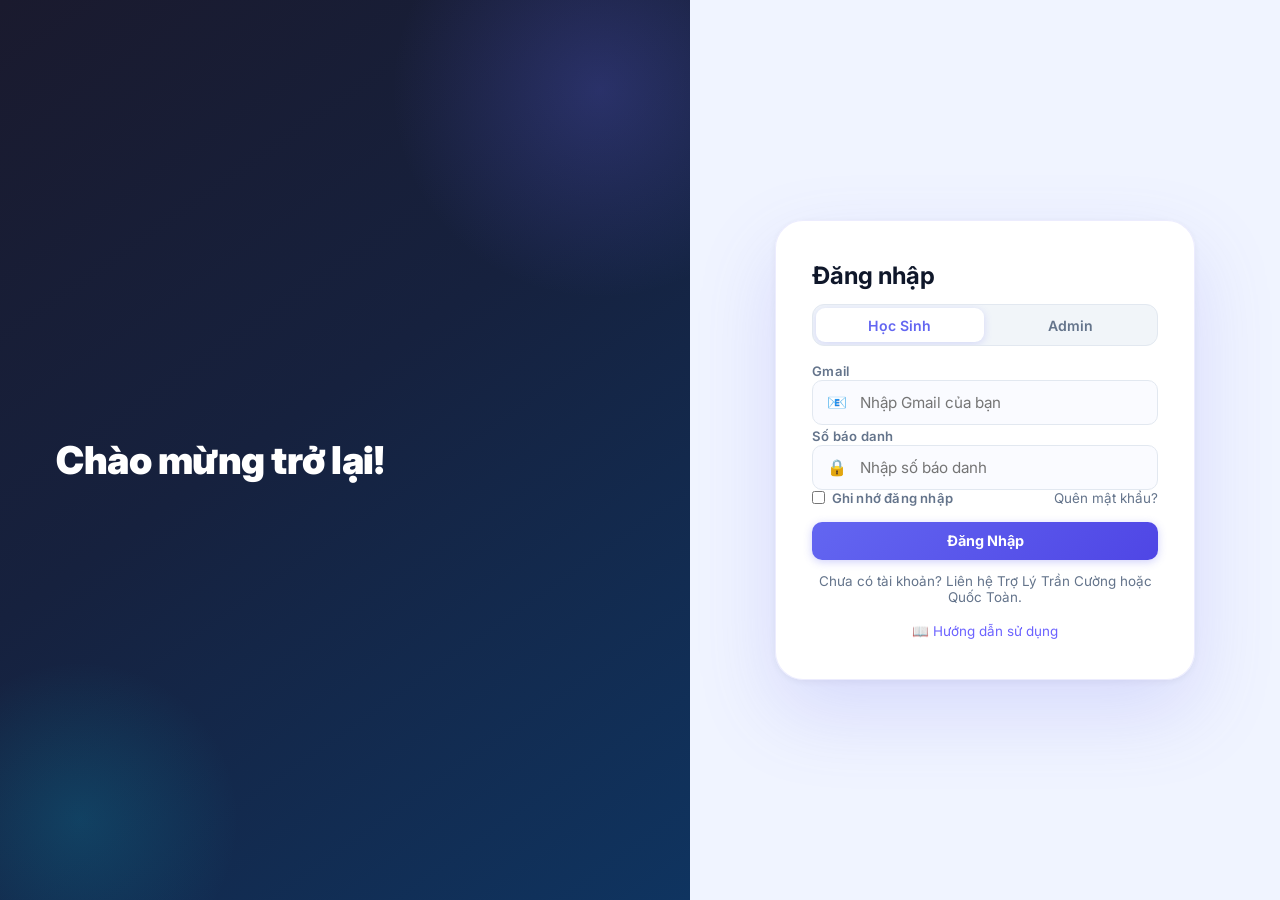
<file: login.html>
﻿<!DOCTYPE html>
<html lang="vi">
<head>
  <meta charset="UTF-8"/>
  <meta name="viewport" content="width=device-width, initial-scale=1.0"/>
  <title>Đăng Nhập</title>
  <link rel="stylesheet" href="style.css"/>
  <link rel="manifest" href="manifest.json"/>
  <meta name="theme-color" content="#4f46e5"/>
  <meta name="mobile-web-app-capable" content="yes"/>
  <meta name="apple-mobile-web-app-capable" content="yes"/>
  <meta name="apple-mobile-web-app-status-bar-style" content="default"/>
  <meta name="apple-mobile-web-app-title" content="Duy Ho�ng DTCT"/>
</head>
<body class="auth-page">

  <div class="auth-wrap">
    <div class="auth-left">
      <div class="brand white" style="cursor:default"></div>
      <h2>Chào mừng trở lại!</h2>
      <p></p>
    </div>

    <div class="auth-right">
      <div class="auth-box">
        <h2>Đăng nhập</h2>

        <div class="tab-row">
          <button class="tab-btn active" id="tabStudent">Học Sinh</button>
          <button class="tab-btn" id="tabTeacher">Admin</button>
        </div>

        <form id="loginForm">
          <label id="usernameLabel">Gmail</label>
          <div class="input-icon">
            <span>📧</span>
            <input type="text" id="usernameInput" placeholder="Nhập Gmail của bạn" required/>
          </div>
          <label id="passwordLabel">Số báo danh</label>
          <div class="input-icon">
            <span>🔒</span>
            <input type="password" id="passwordInput" placeholder="Nhập số báo danh" required/>
          </div>
          <div class="auth-row">
            <label class="checkbox-label"><input type="checkbox"/> Ghi nhớ đăng nhập</label>
            <a href="#" class="link-muted">Quên mật khẩu?</a>
          </div>
          <div id="loginError" class="error-msg"></div>
          <button type="submit" class="btn-primary btn-block">Đăng Nhập</button>
        </form>

        <p class="auth-hint">Chưa có tài khoản? Liên hệ Trợ Lý Trần Cường hoặc Quốc Toàn.</p>
        <p class="auth-hint" style="margin-top:.25rem"><a href="#" id="showGuideBtn" style="color:#6c63ff">📖 Hướng dẫn sử dụng</a></p>
      </div>
    </div>
  </div>

  <!-- MODAL HƯỚNG DẪN -->
  <div id="guideModal" style="display:none;position:fixed;top:0;left:0;width:100%;height:100%;background:rgba(0,0,0,.5);z-index:999;overflow-y:auto;">
    <div style="background:#fff;max-width:600px;margin:2rem auto;border-radius:12px;padding:2rem;position:relative;">
      <button id="closeGuideBtn" style="position:absolute;top:1rem;right:1rem;background:none;border:none;font-size:1.3rem;cursor:pointer;">✕</button>
      <h2 style="margin-bottom:1rem">📖 Hướng dẫn sử dụng</h2>

      <h3>🔐 Đăng nhập</h3>
      <p>Học viên vui lòng nhắn <b>Trợ Lý - Trần Cường hoặc Quốc Toàn</b> và cung cấp Gmail + SĐT để nhận thông tin đăng nhập. Mỗi tài khoản chỉ được phép hoạt động trên <b>01 thiết bị</b> tại một thời điểm nhằm đảm bảo tính bảo mật và quyền lợi học tập.</p>

      <h3 style="margin-top:1rem">📚 Xem bài học</h3>
      <p>Truy cập mục <b>Bài học</b> → chọn bài học tương ứng để xem video bài giảng và tài liệu đi kèm. Hệ thống chỉ hiển thị nội dung thuộc đúng lớp học mà bạn đã đăng ký.</p>

      <h3 style="margin-top:1rem">🎬 Xem video bài giảng</h3>
      <p>Nhấn vào ảnh đại diện (thumbnail) của bài học để bắt đầu xem video. Đối với điện thoại, nên <b>xoay ngang màn hình</b> để có trải nghiệm học tập tốt nhất. Video được bảo vệ bản quyền và <b>không hỗ trợ tải xuống</b> dưới mọi hình thức.</p>

      <h3 style="margin-top:1rem">🚨 Lưu ý bảo mật</h3>
      <ul style="padding-left:1.25rem;line-height:2">
        <li>Không chia sẻ tài khoản cho người khác sử dụng dưới bất kỳ hình thức nào.</li>
        <li>Nghiêm cấm hành vi chụp màn hình, quay video hoặc phát tán nội dung bài giảng.</li>
        <li>Mọi hoạt động bất thường đều được hệ thống ghi nhận và thông báo trực tiếp đến giáo viên quản lý.</li>
        <li>Tài khoản vi phạm sẽ bị <b>khóa vĩnh viễn</b> mà không cần báo trước.</li>
      </ul>

      <h3 style="margin-top:1rem">📞 Liên hệ hỗ trợ</h3>
      <ul style="padding-left:1.25rem;line-height:2">
        <li>Hỗ trợ kỹ thuật &amp; Tài khoản: Vui lòng liên hệ <b>Trợ Lý - Trần Cường hoặc Quốc Toàn</b> và cung cấp Gmail, SĐT và Số báo danh (SBD) để được xử lý nhanh nhất.</li>
        <li>Thắc mắc chuyên môn: Đối với các bài giảng hoặc bài toán khó chưa hiểu, vui lòng liên hệ trực tiếp với <b>Duy Hoàng Giáo viên</b>.</li>
      </ul>
      <p style="margin-top:.75rem;font-style:italic">Chúng tôi luôn đồng hành cùng bạn trên hành trình chinh phục mục tiêu đại học. 💪</p>
    </div>
  </div>

  <script type="module">
    import { supabase } from './supabase.js';

    // Đăng ký Service Worker (PWA)
    if ('serviceWorker' in navigator) {
      navigator.serviceWorker.register('./sw.js').catch(() => {});

      // Tự động reload khi có bản cập nhật mới
      navigator.serviceWorker.addEventListener('message', e => {
        if (e.data?.type === 'SW_UPDATED') window.location.reload();
      });
    }

    localStorage.setItem('dh_teacher', JSON.stringify({ username: 'admin124532Dh', password: 'admindH89065', full_name: 'Admin' }));

    let role = 'student';
    function setLabels() {
      document.getElementById('usernameLabel').textContent  = role === 'student' ? 'Gmail' : 'Tên đăng nhập';
      document.getElementById('passwordLabel').textContent  = role === 'student' ? 'Số báo danh' : 'Mật khẩu';
      document.getElementById('usernameInput').placeholder  = role === 'student' ? 'Nhập Gmail của bạn' : 'Nhập tên đăng nhập';
      document.getElementById('passwordInput').placeholder  = role === 'student' ? 'Nhập số báo danh' : 'Nhập mật khẩu';
    }

    function setTab(r) {
      role = r;
      ['tabStudent','tabTeacher'].forEach(id => document.getElementById(id).classList.remove('active'));
      document.getElementById(r === 'student' ? 'tabStudent' : 'tabTeacher').classList.add('active');
      setLabels();
    }

    document.getElementById('tabStudent').onclick = () => setTab('student');
    document.getElementById('tabTeacher').onclick = () => setTab('teacher');

    document.getElementById('showGuideBtn').onclick = e => { e.preventDefault(); document.getElementById('guideModal').style.display='block'; };
    document.getElementById('closeGuideBtn').onclick = () => document.getElementById('guideModal').style.display='none';
    document.getElementById('guideModal').onclick = e => { if(e.target===document.getElementById('guideModal')) document.getElementById('guideModal').style.display='none'; };

    document.getElementById('loginForm').addEventListener('submit', async e => {
      e.preventDefault();
      const u = document.getElementById('usernameInput').value.trim();
      const p = document.getElementById('passwordInput').value.trim();
      const err = document.getElementById('loginError');
      err.textContent = '';

      if (role === 'teacher') {
        const t = JSON.parse(localStorage.getItem('dh_teacher'));
        if (u === t.username && p === t.password) {
          sessionStorage.setItem('dh_role', 'teacher');
          sessionStorage.setItem('dh_user', u);
          sessionStorage.setItem('dh_name', t.full_name);
          window.location.href = 'admin.html';
        } else { err.textContent = 'Sai tên đăng nhập hoặc mật khẩu.'; }

      } else {
        // Học sinh đăng nhập qua Supabase
        const { data, error } = await supabase.from('students').select('*').eq('username', u).eq('password', p).single();
        if (error || !data) { err.textContent = 'Sai tên đăng nhập hoặc mật khẩu.'; return; }
        if (!data.active) {
          if (data.class_name) {
            const { data: cls } = await supabase.from('classes').select('end_date').eq('name', data.class_name).single();
            if (cls?.end_date) {
              const endDate = new Date(cls.end_date); endDate.setHours(0,0,0,0);
              const today = new Date(); today.setHours(0,0,0,0);
              if (today > endDate) {
                err.textContent = `Khóa học "${data.class_name}" đã kết thúc vào ngày ${endDate.toLocaleDateString('vi-VN')}. Vui lòng liên hệ trợ lý để được hỗ trợ.`;
                return;
              }
            }
          }
          if (data.expiry_date) {
            const expiry = new Date(data.expiry_date);
            err.textContent = `Tài khoản đã hết hạn vào ngày ${expiry.toLocaleDateString('vi-VN')}. Vui lòng liên hệ trợ lý để gia hạn.`;
            return;
          }
          err.textContent = 'Tài khoản đã bị khóa. Vui lòng liên hệ trợ lý để được hỗ trợ.';
          return;
        }

        // Kiểm tra hết hạn tài khoản cá nhân
        if (data.expiry_date) {
          const today = new Date(); today.setHours(0,0,0,0);
          const expiry = new Date(data.expiry_date); expiry.setHours(0,0,0,0);
          if (today > expiry) {
            if (data.active) {
              await supabase.from('students').update({ active: false }).eq('id', data.id);
            }
            const d = expiry.toLocaleDateString('vi-VN');
            err.textContent = `Tài khoản đã hết hạn vào ngày ${d}. Vui lòng liên hệ trợ lý để gia hạn.`;
            return;
          }
        }

        // Kiểm tra lớp học đã kết thúc (bỏ qua nếu admin đã mở thủ công)
        if (data.class_name && !data.manually_unlocked) {
          const { data: cls } = await supabase.from('classes').select('end_date').eq('name', data.class_name).single();
          if (cls && cls.end_date) {
            const today = new Date(); today.setHours(0,0,0,0);
            const endDate = new Date(cls.end_date); endDate.setHours(0,0,0,0);
            if (today > endDate) {
              if (data.active) await supabase.from('students').update({ active: false }).eq('id', data.id);
              err.textContent = `Khóa học "${data.class_name}" đã kết thúc vào ngày ${endDate.toLocaleDateString('vi-VN')}. Vui lòng liên hệ trợ lý để được hỗ trợ.`;
              return;
            }
          }
        }

        sessionStorage.setItem('dh_role', 'student');
        sessionStorage.setItem('dh_user', u);
        sessionStorage.setItem('dh_name', data.full_name);
        window.location.href = 'student.html';
      }
    });
  </script>
</body>
</html>
</file>
<file: style.css>
﻿@import url('https://fonts.googleapis.com/css2?family=Inter:wght@400;500;600;700;800;900&display=swap');

*, *::before, *::after { box-sizing: border-box; margin: 0; padding: 0; }
canvas { display: block; }

:root {
  --primary: #6366f1;
  --primary-dark: #4f46e5;
  --primary-darker: #3730a3;
  --primary-light: #eef2ff;
  --accent: #06b6d4;
  --success: #10b981;
  --danger: #ef4444;
  --warning: #f59e0b;
  --bg: #f1f5f9;
  --card: #ffffff;
  --text: #0f172a;
  --muted: #64748b;
  --border: #e2e8f0;
  --sidebar-w: 248px;
  --radius: 14px;
  --shadow: 0 1px 3px rgba(0,0,0,.06), 0 4px 16px rgba(0,0,0,.06);
  --shadow-md: 0 4px 24px rgba(0,0,0,.10);
  --shadow-lg: 0 8px 40px rgba(0,0,0,.14);
}

/* ===================== DARK MODE ===================== */
body.dark-mode {
  --bg: #0f172a;
  --card: #1e293b;
  --text: #e2e8f0;
  --muted: #94a3b8;
  --border: #334155;
  --primary-light: #1e1b4b;
  --shadow: 0 1px 3px rgba(0,0,0,.3), 0 4px 12px rgba(0,0,0,.2);
  --shadow-md: 0 4px 24px rgba(0,0,0,.4);
  --shadow-lg: 0 8px 40px rgba(0,0,0,.5);
}
body.dark-mode .data-table tbody tr:hover { background: #263548; }
body.dark-mode input:not([type="checkbox"]),
body.dark-mode select,
body.dark-mode textarea { background: #0f172a !important; color: var(--text) !important; border-color: var(--border) !important; }
body.dark-mode .mini-table th,
body.dark-mode .data-table th { background: #0f172a; }
body.dark-mode #darkModeBtn { background: #334155 !important; border-color: #475569 !important; }

body { font-family: 'Inter', 'Segoe UI', system-ui, sans-serif; color: var(--text); background: var(--bg); -webkit-font-smoothing: antialiased; }
a { text-decoration: none; color: inherit; }
input, select, button, textarea { font-family: inherit; font-size: 0.95rem; }

/* ===================== AUTH ===================== */
body.auth-page {
  background: #f0f4ff;
  min-height: 100vh;
  display: flex;
  align-items: stretch;
}

.auth-wrap {
  display: flex;
  width: 100%;
  min-height: 100vh;
}

.auth-left {
  flex: 1.1;
  background: linear-gradient(145deg, #1a1a2e 0%, #16213e 45%, #0f3460 100%);
  color: #fff;
  display: flex;
  flex-direction: column;
  justify-content: center;
  padding: 3.5rem;
  position: relative;
  overflow: hidden;
}

.auth-left::before {
  content: '';
  position: absolute;
  top: -120px; right: -120px;
  width: 420px; height: 420px;
  background: radial-gradient(circle, rgba(99,102,241,.25) 0%, transparent 70%);
  border-radius: 50%;
}

.auth-left::after {
  content: '';
  position: absolute;
  bottom: -80px; left: -80px;
  width: 320px; height: 320px;
  background: radial-gradient(circle, rgba(6,182,212,.18) 0%, transparent 70%);
  border-radius: 50%;
}

.auth-left > * { position: relative; z-index: 1; }

.brand { font-size: 1.25rem; font-weight: 800; color: var(--primary); white-space: nowrap; }
.auth-left .brand.white { color: #fff; font-size: 1.5rem; letter-spacing: -.3px; }

.auth-left h2 {
  font-size: 2.4rem;
  font-weight: 900;
  margin-top: 2rem;
  line-height: 1.2;
  letter-spacing: -.5px;
}

.auth-left p {
  opacity: .8;
  font-size: 1.05rem;
  margin-top: .75rem;
  max-width: 360px;
  line-height: 1.6;
}

.auth-features {
  margin-top: 2.5rem;
  display: flex;
  flex-direction: column;
  gap: .75rem;
}

.auth-feature-item {
  display: flex;
  align-items: center;
  gap: .85rem;
  background: rgba(255,255,255,.07);
  backdrop-filter: blur(8px);
  padding: .85rem 1.1rem;
  border-radius: 14px;
  border: 1px solid rgba(255,255,255,.08);
  transition: background .2s;
}

.auth-feature-item:hover { background: rgba(255,255,255,.12); }

.auth-feature-icon {
  font-size: 1.5rem;
  flex-shrink: 0;
  width: 40px;
  height: 40px;
  background: rgba(255,255,255,.1);
  border-radius: 10px;
  display: flex;
  align-items: center;
  justify-content: center;
}

.auth-feature-text .title { font-weight: 700; font-size: .9rem; }
.auth-feature-text .sub { font-size: .76rem; opacity: .65; margin-top: .1rem; }

.auth-right {
  flex: 1;
  display: flex;
  align-items: center;
  justify-content: center;
  padding: 2rem;
  background: #f0f4ff;
}

.auth-box {
  background: rgba(255,255,255,.98);
  border-radius: 28px;
  padding: 2.5rem 2.25rem;
  width: 100%;
  max-width: 420px;
  box-shadow: 0 32px 80px rgba(99,102,241,.18), 0 2px 8px rgba(0,0,0,.06), inset 0 1px 0 rgba(255,255,255,.9);
  border: 1px solid rgba(99,102,241,.12);
  display: flex;
  flex-direction: column;
  gap: .85rem;
  backdrop-filter: blur(20px);
}

.auth-box-header { text-align: center; margin-bottom: .25rem; }
.auth-box-header .emoji { font-size: 2.2rem; margin-bottom: .5rem; }
.auth-box-header h2 { font-size: 1.65rem; font-weight: 900; color: #0f172a; letter-spacing: -.4px; }
.auth-box-header p { font-size: .85rem; color: var(--muted); margin-top: .3rem; }

.auth-box label { font-size: .82rem; font-weight: 600; color: var(--muted); letter-spacing: .2px; }

.input-icon {
  display: flex;
  align-items: center;
  border: 1.5px solid var(--border);
  border-radius: 10px;
  overflow: hidden;
  background: #fafbff;
  transition: border-color .2s, box-shadow .2s;
}

.input-icon:focus-within {
  border-color: var(--primary);
  box-shadow: 0 0 0 3px rgba(99,102,241,.12);
  background: #fff;
}

.input-icon span { padding: 0 .85rem; color: var(--muted); font-size: 1rem; }
.input-icon input {
  flex: 1;
  border: none;
  outline: none;
  padding: .75rem .5rem .75rem 0;
  background: transparent;
  font-size: .95rem;
  color: var(--text);
}

.auth-row { display: flex; justify-content: space-between; align-items: center; font-size: .84rem; }
.checkbox-label { display: flex; align-items: center; gap: .4rem; color: var(--muted); cursor: pointer; }
.link-muted { color: var(--muted); transition: color .2s; }
.link-muted:hover { color: var(--primary); }
.auth-hint { text-align: center; font-size: .84rem; color: var(--muted); }

/* ===================== DASHBOARD ===================== */
body.dashboard-page { display: flex; min-height: 100vh; background: var(--bg); }

/* Sidebar */
.sidebar {
  width: var(--sidebar-w);
  background: linear-gradient(180deg, #1e1b4b 0%, #312e81 100%);
  transition: width .25s ease, transform .3s ease;
  color: #fff;
  display: flex;
  flex-direction: column;
  position: fixed;
  top: 0; left: 0;
  height: 100vh;
  z-index: 200;
  transition: transform .3s;
  box-shadow: 4px 0 24px rgba(0,0,0,.15);
  overflow: hidden;
}

.sidebar-brand {
  padding: 0 1.25rem;
  height: 62px;
  font-size: 1rem;
  font-weight: 800;
  border-bottom: 1px solid rgba(255,255,255,.08);
  display: flex;
  align-items: center;
  gap: .65rem;
  flex-shrink: 0;
  letter-spacing: -.2px;
}

.sidebar-brand-icon {
  width: 34px; height: 34px;
  background: rgba(255,255,255,.12);
  border-radius: 10px;
  display: flex; align-items: center; justify-content: center;
  font-size: 1rem;
  flex-shrink: 0;
}

.sidebar-brand-text { white-space: nowrap; overflow: hidden; text-overflow: ellipsis; max-width: 160px; }

.sidebar-nav {
  flex: 1;
  padding: .75rem .75rem;
  display: flex;
  flex-direction: column;
  gap: .15rem;
  overflow-y: auto;
}

.slink {
  display: flex;
  align-items: center;
  gap: .7rem;
  padding: .65rem .9rem;
  color: rgba(255,255,255,.65);
  font-size: .875rem;
  font-weight: 500;
  transition: background .18s, color .18s;
  cursor: pointer;
  border-radius: 10px;
  white-space: nowrap;
}

.slink-icon { font-size: 1rem; flex-shrink: 0; width: 20px; text-align: center; }
.slink-label { flex: 1; }

.slink:hover { background: rgba(255,255,255,.1); color: #fff; }
.slink.active {
  background: rgba(255,255,255,.15);
  color: #fff;
  font-weight: 600;
  box-shadow: inset 3px 0 0 rgba(165,180,252,.8);
}

.slink-logout { margin: .4rem .75rem; color: rgba(255,255,255,.5); border-radius: 10px; }
.slink-logout:hover { color: #fca5a5; background: rgba(239,68,68,.15); }

/* Main */
.dash-main { margin-left: var(--sidebar-w); flex: 1; display: flex; flex-direction: column; min-height: 100vh; transition: margin-left .3s; }

/* Sidebar collapsed (desktop) */
body.sidebar-collapsed .sidebar { transform: translateX(-100%); }
body.sidebar-collapsed .dash-main { margin-left: 0; }

/* Sidebar mini — chỉ hiện icon */
@media (min-width: 769px) {
  body.sidebar-mini .sidebar { width: 68px; overflow: hidden; }
  body.sidebar-mini .dash-main { margin-left: 68px; }
  body.sidebar-mini .sidebar-brand-text { display: none; }
  body.sidebar-mini .slink-label { display: none; }
  body.sidebar-mini .sidebar-brand {
    justify-content: center;
    padding: 0;
    border-bottom: 1px solid rgba(255,255,255,.08);
  }
  body.sidebar-mini .sidebar-brand-icon {
    width: 38px; height: 38px;
    margin: 0;
  }
  body.sidebar-mini .sidebar-mini-toggle {
    display: none;
  }
  body.sidebar-mini .sidebar-nav {
    padding: .6rem .5rem;
    gap: .25rem;
    align-items: center;
    overflow: hidden;
  }
  body.sidebar-mini .sidebar-mini-reopen {
    display: flex !important;
  }
  body.sidebar-mini .sidebar-mini-reopen button {
    display: flex !important;
  }
  body.sidebar-mini .slink {
    justify-content: center;
    padding: .7rem 0;
    width: 48px;
    border-radius: 12px;
    position: relative;
  }
  body.sidebar-mini .slink-icon {
    width: auto;
    font-size: 1.25rem;
  }
  body.sidebar-mini .slink.active {
    background: rgba(255,255,255,.18);
    box-shadow: none;
  }
  body.sidebar-mini .slink.active::before {
    content: '';
    position: absolute;
    left: 0; top: 50%;
    transform: translateY(-50%);
    width: 3px; height: 60%;
    background: rgba(165,180,252,.9);
    border-radius: 0 3px 3px 0;
  }
  /* Tooltip khi hover */
  body.sidebar-mini .slink::after {
    content: attr(data-label);
    position: fixed;
    left: 76px;
    background: #1e1b4b;
    color: #fff;
    font-size: .78rem;
    font-weight: 600;
    padding: .35rem .75rem;
    border-radius: 8px;
    white-space: nowrap;
    pointer-events: none;
    opacity: 0;
    transform: translateX(-6px);
    transition: opacity .15s, transform .15s;
    box-shadow: 0 4px 16px rgba(0,0,0,.25);
    z-index: 9999;
  }
  body.sidebar-mini .slink:hover::after {
    opacity: 1;
    transform: translateX(0);
  }
  body.sidebar-mini .nav-badge { display: none !important; }
  body.sidebar-mini #sidebarOnlineBadge { display: none !important; }
  body.sidebar-mini .slink-logout { width: 48px; margin: .4rem auto; }
  /* Version label ẩn */
  body.sidebar-mini .sidebar-version { display: none; }
}

/* Nút mở lại sidebar khi đang mini */
.sidebar-mini-reopen {
  display: none;
  justify-content: center;
  padding: .6rem 0 .8rem;
  flex-shrink: 0;
}
.sidebar-mini-reopen button {
  background: rgba(255,255,255,.1);
  border: 1px solid rgba(255,255,255,.15);
  color: rgba(255,255,255,.7);
  width: 36px; height: 36px;
  border-radius: 10px;
  cursor: pointer;
  font-size: .9rem;
  display: flex; align-items: center; justify-content: center;
  transition: all .2s;
}
.sidebar-mini-reopen button:hover {
  background: rgba(255,255,255,.2);
  color: #fff;
}

/* Topbar */
.topbar {
  background: var(--card);
  border-bottom: 1px solid var(--border);
  height: 62px;
  display: flex;
  align-items: center;
  justify-content: space-between;
  padding: 0 1.75rem;
  position: sticky;
  top: 0;
  z-index: 150;
  box-shadow: 0 1px 0 var(--border);
}

/* Sidebar bắt đầu từ dưới topbar trên desktop */
@media (min-width: 769px) {
  .sidebar {
    top: 0;
    z-index: 100;
  }
}

.menu-toggle { display: block; background: none; border: none; font-size: 1.4rem; cursor: pointer; color: var(--text); }
.topbar-right { display: flex; align-items: center; gap: 1rem; }
.avatar-info { display: flex; align-items: center; gap: .75rem; }

.avatar {
  width: 38px; height: 38px;
  border-radius: 50%;
  background: linear-gradient(135deg, var(--primary), var(--accent));
  color: #fff;
  display: flex;
  align-items: center;
  justify-content: center;
  font-size: .78rem;
  font-weight: 700;
  box-shadow: 0 2px 8px rgba(99,102,241,.3);
}

.av-name { font-weight: 700; font-size: .9rem; }
.av-role { font-size: .75rem; color: var(--muted); }

/* Pages */
.page { display: none; padding: 2rem 1.75rem; }
.page.active { display: block; }
.page-title { font-size: 1.5rem; font-weight: 800; margin-bottom: 1.5rem; letter-spacing: -.3px; }
.page-header { display: flex; align-items: center; justify-content: space-between; margin-bottom: 1.25rem; }
.page-header .page-title { margin-bottom: 0; }

/* Stats */
.stat-grid { display: grid; grid-template-columns: repeat(4,1fr); gap: 1.1rem; margin-bottom: 1.5rem; }

.stat-card {
  background: var(--card);
  border-radius: var(--radius);
  padding: 1.35rem 1.5rem;
  display: flex;
  align-items: center;
  gap: 1rem;
  box-shadow: var(--shadow);
  border: 1px solid var(--border);
  border-left: 4px solid transparent;
  transition: transform .2s, box-shadow .2s;
}

.stat-card:hover { transform: translateY(-2px); box-shadow: var(--shadow-md); }
.stat-card.blue   { border-left-color: #3b82f6; }
.stat-card.green  { border-left-color: var(--success); }
.stat-card.purple { border-left-color: var(--primary); }
.stat-card.orange { border-left-color: var(--warning); }
.stat-card.red    { border-left-color: var(--danger); }
.stat-icon { font-size: 2rem; }
.stat-num  { font-size: 1.9rem; font-weight: 800; line-height: 1; letter-spacing: -.5px; }
.stat-label { font-size: .8rem; color: var(--muted); margin-top: .25rem; font-weight: 500; }

/* Overview panels */
.overview-grid { display: grid; grid-template-columns: 1fr 1fr; gap: 1.5rem; }

.overview-panel {
  background: var(--card);
  border-radius: var(--radius);
  padding: 1.35rem;
  box-shadow: var(--shadow);
  border: 1px solid var(--border);
}

.panel-header { display: flex; justify-content: space-between; align-items: center; margin-bottom: 1rem; font-weight: 700; font-size: .95rem; }
.link-blue { color: var(--primary); font-size: .82rem; font-weight: 600; }
.link-blue:hover { text-decoration: underline; }

/* List rows */
.list-row { display: flex; align-items: center; gap: .75rem; padding: .7rem 0; border-bottom: 1px solid var(--border); }
.list-row:last-child { border-bottom: none; }
.list-row.clickable { cursor: pointer; border-radius: 10px; padding: .7rem .6rem; transition: background .15s; }
.list-row.clickable:hover { background: var(--primary-light); }
.list-icon { font-size: 1.4rem; flex-shrink: 0; }
.list-title { font-weight: 600; font-size: .9rem; }
.list-meta  { font-size: .77rem; color: var(--muted); margin-top: .15rem; }
.muted-sm   { color: var(--muted); font-size: .88rem; padding: .5rem 0; }

/* Filter bar */
.filter-bar { display: flex; gap: .75rem; margin-bottom: 1.25rem; flex-wrap: wrap; }

.filter-bar input, .filter-bar select {
  padding: .55rem 1rem;
  border: 1.5px solid var(--border);
  border-radius: 10px;
  outline: none;
  background: var(--card);
  font-size: .88rem;
  transition: border-color .2s;
}

.filter-bar input:focus, .filter-bar select:focus { border-color: var(--primary); }

/* Content list */
.content-list { display: flex; flex-direction: column; gap: .6rem; }

.content-row {
  background: var(--card);
  border: 1.5px solid var(--border);
  border-radius: var(--radius);
  padding: 1rem 1.25rem;
  display: flex;
  align-items: center;
  gap: .75rem;
  box-shadow: var(--shadow);
  transition: border-color .2s, box-shadow .2s;
}

.content-row.clickable { cursor: pointer; }
.content-row.clickable:hover { border-color: var(--primary); box-shadow: 0 4px 16px rgba(99,102,241,.12); }
.row-actions { margin-left: auto; display: flex; gap: .5rem; }

/* Video grid */
.video-grid { display: grid; grid-template-columns: repeat(auto-fill, minmax(260px,1fr)); gap: 1.25rem; }

.video-card {
  background: var(--card);
  border-radius: var(--radius);
  overflow: hidden;
  box-shadow: var(--shadow);
  border: 1.5px solid var(--border);
  transition: transform .2s, box-shadow .2s;
}

.video-card:hover { transform: translateY(-4px); box-shadow: var(--shadow-md); }
.video-thumb { position: relative; height: 160px; background: #1e1b4b; cursor: pointer; overflow: hidden; }
.video-thumb video { width: 100%; height: 100%; object-fit: cover; pointer-events: none; }

.play-btn {
  position: absolute; inset: 0;
  display: flex; align-items: center; justify-content: center;
  font-size: 2.5rem; color: #fff; opacity: .85;
  transition: opacity .2s;
  background: rgba(0,0,0,.2);
}

.video-thumb:hover .play-btn { opacity: 1; }

.subject-tag {
  position: absolute; top: 8px; left: 8px;
  background: var(--primary); color: #fff;
  font-size: .7rem; font-weight: 700;
  padding: .2rem .65rem; border-radius: 20px;
}

.video-info { padding: .9rem 1rem; }
.video-title { font-weight: 700; font-size: .9rem; margin-bottom: .3rem; white-space: nowrap; overflow: hidden; text-overflow: ellipsis; }
.video-meta  { font-size: .78rem; color: var(--muted); margin-bottom: .6rem; }

/* Two-col layout */
.two-col { display: grid; grid-template-columns: 380px 1fr; gap: 1.5rem; align-items: start; }

/* Form panel */
.form-panel {
  background: var(--card);
  border-radius: var(--radius);
  padding: 1.5rem;
  box-shadow: var(--shadow);
  border: 1px solid var(--border);
  display: flex;
  flex-direction: column;
  gap: .75rem;
}

.form-panel h3 { font-size: 1rem; font-weight: 700; margin-bottom: .25rem; }
.form-panel label { font-size: .82rem; font-weight: 600; color: var(--muted); }

.form-panel input, .form-panel select, .form-panel textarea {
  padding: .65rem .9rem;
  border: 1.5px solid var(--border);
  border-radius: 10px;
  outline: none;
  transition: border-color .2s;
}

.form-panel input:focus, .form-panel select:focus, .form-panel textarea:focus { border-color: var(--primary); }
.form-actions { display: flex; gap: .75rem; justify-content: flex-end; margin-top: .25rem; }

/* Mini table */
.mini-table { width: 100%; border-collapse: collapse; font-size: .85rem; }
.mini-table th, .mini-table td { padding: .6rem .75rem; text-align: left; border-bottom: 1px solid var(--border); }
.mini-table th { color: var(--muted); font-size: .73rem; text-transform: uppercase; background: var(--bg); font-weight: 700; letter-spacing: .3px; }

/* Pagination */
.table-pagination { display: flex; gap: .4rem; margin-top: .75rem; flex-wrap: wrap; }
.page-btn { padding: .3rem .7rem; border: 1.5px solid var(--border); border-radius: 8px; background: var(--card); cursor: pointer; font-size: .82rem; transition: all .15s; }
.page-btn:hover { border-color: var(--primary); color: var(--primary); }
.page-btn.active { background: var(--primary); color: #fff; border-color: var(--primary); }

/* Data table */
.data-table { width: 100%; border-collapse: collapse; background: var(--card); border-radius: var(--radius); overflow: hidden; box-shadow: var(--shadow); border: 1px solid var(--border); }
.data-table th, .data-table td { padding: .8rem 1rem; text-align: left; border-bottom: 1px solid var(--border); font-size: .87rem; }
.data-table th { background: var(--bg); font-size: .75rem; text-transform: uppercase; color: var(--muted); font-weight: 700; letter-spacing: .3px; }
.data-table tr:last-child td { border-bottom: none; }
.data-table tbody tr:hover { background: #fafbff; }

/* Profile */
.profile-card {
  background: var(--card);
  border-radius: var(--radius);
  padding: 1.75rem 2rem;
  display: flex;
  align-items: center;
  gap: 1.5rem;
  box-shadow: var(--shadow);
  border: 1px solid var(--border);
  max-width: 480px;
}

.profile-avatar {
  width: 68px; height: 68px;
  border-radius: 50%;
  background: linear-gradient(135deg, var(--primary), var(--accent));
  color: #fff;
  display: flex;
  align-items: center;
  justify-content: center;
  font-size: 1.4rem;
  font-weight: 700;
  flex-shrink: 0;
  box-shadow: 0 4px 16px rgba(99,102,241,.3);
}

.profile-name { font-size: 1.2rem; font-weight: 800; }
.profile-role { color: var(--muted); font-size: .88rem; margin-top: .2rem; }
.profile-class { color: var(--primary); font-size: .88rem; margin-top: .2rem; font-weight: 600; }

/* ===================== BUTTONS ===================== */
.btn-primary {
  background: linear-gradient(135deg, var(--primary), var(--primary-dark));
  color: #fff;
  border: none;
  padding: .65rem 1.4rem;
  border-radius: 10px;
  font-weight: 700;
  cursor: pointer;
  transition: all .2s;
  display: inline-flex;
  align-items: center;
  gap: .4rem;
  box-shadow: 0 2px 8px rgba(99,102,241,.3);
  font-size: .9rem;
}

.btn-primary:hover {
  background: linear-gradient(135deg, var(--primary-dark), var(--primary-darker));
  box-shadow: 0 4px 16px rgba(99,102,241,.4);
  transform: translateY(-1px);
}

.btn-outline {
  background: transparent;
  color: var(--text);
  border: 1.5px solid var(--border);
  padding: .65rem 1.4rem;
  border-radius: 10px;
  font-weight: 600;
  cursor: pointer;
  transition: all .2s;
  display: inline-flex;
  align-items: center;
  gap: .4rem;
  font-size: .9rem;
}

.btn-outline:hover { background: var(--bg); border-color: #cbd5e1; }
.btn-lg { padding: .85rem 2rem; font-size: 1rem; border-radius: 12px; }
.btn-block { width: 100%; justify-content: center; }

.btn-sm {
  padding: .3rem .75rem;
  border-radius: 8px;
  font-size: .8rem;
  cursor: pointer;
  border: 1.5px solid var(--border);
  background: var(--card);
  color: var(--text);
  transition: all .2s;
  text-decoration: none;
  display: inline-flex;
  align-items: center;
  gap: .3rem;
  font-weight: 600;
}

.btn-sm:hover { background: var(--bg); }
.btn-danger { border-color: #fca5a5; color: var(--danger); }
.btn-danger:hover { background: #fee2e2; border-color: var(--danger); }
.btn-success { border-color: #6ee7b7; color: var(--success); }
.btn-success:hover { background: #d1fae5; border-color: var(--success); }

/* ===================== STATUS ===================== */
.status-badge { padding: .25rem .7rem; border-radius: 20px; font-size: .74rem; font-weight: 700; letter-spacing: .2px; }
.status-badge.active   { background: #d1fae5; color: #065f46; }
.status-badge.inactive { background: #fee2e2; color: #991b1b; }

/* ===================== MODAL ===================== */
.modal-overlay {
  display: none;
  position: fixed;
  inset: 0;
  background: rgba(15,23,42,.55);
  backdrop-filter: blur(4px);
  z-index: 300;
  align-items: center;
  justify-content: center;
  padding: 1rem;
}

.modal-overlay.open { display: flex; }

.modal {
  background: var(--card);
  border-radius: 20px;
  padding: 2rem;
  width: 100%;
  max-width: 500px;
  display: flex;
  flex-direction: column;
  gap: .9rem;
  box-shadow: 0 24px 80px rgba(0,0,0,.2);
  max-height: 90vh;
  overflow-y: auto;
  border: 1px solid var(--border);
}

.modal h2 { font-size: 1.2rem; font-weight: 800; color: var(--primary); }
.modal label { font-size: .82rem; font-weight: 600; color: var(--muted); }

.modal input, .modal select, .modal textarea {
  padding: .65rem .9rem;
  border: 1.5px solid var(--border);
  border-radius: 10px;
  outline: none;
  transition: border-color .2s;
}

.modal input:focus, .modal select:focus, .modal textarea:focus { border-color: var(--primary); }
.modal-actions { display: flex; gap: .75rem; justify-content: flex-end; }

.modal-close {
  position: absolute;
  top: 1rem; right: 1rem;
  background: var(--bg);
  border: none;
  border-radius: 50%;
  width: 32px; height: 32px;
  cursor: pointer;
  font-size: 1rem;
  display: flex;
  align-items: center;
  justify-content: center;
  transition: background .2s;
}

.modal-close:hover { background: #cbd5e1; }

/* Upload drop zone */
.upload-drop {
  border: 2px dashed var(--border);
  border-radius: 12px;
  padding: 1.75rem;
  text-align: center;
  color: var(--muted);
  transition: border-color .2s, background .2s;
}

.upload-drop:hover { border-color: var(--primary); background: var(--primary-light); }
.upload-icon { font-size: 2.5rem; margin-bottom: .5rem; }
.upload-hint { font-size: .78rem; margin-top: .25rem; }
.file-info { font-size: .82rem; color: var(--primary); margin-top: .5rem; font-weight: 600; }

/* Preview video */
.preview-wrap video { width: 100%; border-radius: 10px; max-height: 200px; background: #000; }

/* Viewer modal */
.viewer-modal {
  width: 88vw !important;
  max-width: 88vw !important;
  min-width: 0 !important;
  height: 95vh !important;
  max-height: 95vh !important;
  position: relative;
  padding: .75rem !important;
  overflow: hidden;
  display: flex !important;
  flex-direction: column !important;
}
.viewer-modal h2 { font-size: .95rem; margin-bottom: 0; flex-shrink: 0; }
.viewer-modal .modal-actions { margin-top: .3rem; padding: 0; min-height: 0; flex-shrink: 0; }
#viewerBody { flex: 1; min-height: 0; display: flex; flex-direction: column; background: #0f172a; border-radius: 10px; overflow: hidden; }
#viewerBody iframe, #viewerBody video, #viewerBody img { flex: 1; min-height: 0; width: 100%; height: 100% !important; border: none; border-radius: 10px; background: #0f172a; }
#viewerBody video { background: #000; }
.viewer-video { width: 100%; border-radius: 10px; background: #000; max-height: 90vh; }
.viewer-iframe { width: 100%; height: 100% !important; border: none; border-radius: 10px; }
.viewer-img { width: 100%; max-height: 90vh; object-fit: contain; border-radius: 10px; }
.muted-center { text-align: center; padding: 3rem 1rem; color: var(--muted); }

/* ===================== MISC ===================== */
.error-msg   { color: var(--danger); font-size: .83rem; min-height: 1rem; font-weight: 500; }
.success-msg { color: var(--success); font-size: .83rem; min-height: 1rem; font-weight: 500; }
.empty-state { text-align: center; padding: 3rem 1rem; color: var(--muted); font-size: .95rem; }
.muted { color: var(--muted); font-weight: 400; font-size: .82rem; }

/* Tab row */
.tab-row { display: flex; border: 1.5px solid var(--border); border-radius: 12px; overflow: hidden; background: var(--bg); padding: 3px; gap: 3px; }

.tab-btn {
  flex: 1;
  padding: .55rem;
  border: none;
  background: none;
  cursor: pointer;
  font-size: .88rem;
  font-weight: 600;
  color: var(--muted);
  transition: all .2s;
  border-radius: 9px;
}

.tab-btn.active { background: #fff; color: var(--primary); box-shadow: 0 1px 4px rgba(0,0,0,.1); }

/* ===================== RESPONSIVE ===================== */
@media (max-width: 1024px) {
  .stat-grid { grid-template-columns: repeat(2,1fr); }
  .two-col { grid-template-columns: 1fr; }
}

@media (max-width: 768px) {
  .sidebar { transform: translateX(-100%); }
  .sidebar.open { transform: translateX(0); }
  .dash-main { margin-left: 0; }
  .menu-toggle { display: block; }
  .overview-grid { grid-template-columns: 1fr; }
  .auth-left { display: none; }
  .auth-right { flex: 1; }
  .auth-box { padding: 2rem 1.5rem; }
}

@media (max-width: 480px) {
  .stat-grid { grid-template-columns: 1fr 1fr; }
  .page { padding: 1.25rem 1rem; }
}

/* Class tag */
.class-tag { background: var(--primary-light); color: var(--primary); font-weight: 700; padding: .15rem .55rem; border-radius: 8px; font-size: .76rem; }

/* ===================== SECURITY OVERLAY ===================== */
#securityOverlay {
  display: none;
  position: fixed;
  inset: 0;
  background: rgba(0,0,0,.95);
  z-index: 9999;
  align-items: center;
  justify-content: center;
}

#securityOverlay.active { display: flex; }

.sec-box {
  text-align: center;
  color: #fff;
  padding: 2.5rem;
  display: flex;
  flex-direction: column;
  align-items: center;
  gap: 1rem;
  max-width: 420px;
  background: rgba(255,255,255,.04);
  border-radius: 20px;
  border: 1px solid rgba(255,255,255,.1);
}

.sec-icon { font-size: 4rem; }
.sec-box h2 { font-size: 1.5rem; font-weight: 800; color: #ef4444; }
.sec-box p { color: rgba(255,255,255,.75); line-height: 1.7; font-size: .95rem; }

.sec-box button {
  margin-top: .5rem;
  background: var(--primary);
  color: #fff;
  border: none;
  padding: .75rem 2rem;
  border-radius: 10px;
  font-size: 1rem;
  font-weight: 700;
  cursor: pointer;
  transition: background .2s;
}

.sec-box button:hover { background: var(--primary-dark); }

/* Chặn chọn text */
body.dashboard-page { -webkit-user-select: none; user-select: none; }

/* Alert */
.alert-badge { background: #fee2e2; color: #991b1b; font-size: .74rem; font-weight: 700; padding: .15rem .55rem; border-radius: 8px; }

/* Nav badge */
.nav-badge {
  background: #ef4444;
  color: #fff;
  font-size: .67rem;
  font-weight: 700;
  padding: .1rem .45rem;
  border-radius: 20px;
  margin-left: .4rem;
  animation: badgePop .3s ease;
}

@keyframes badgePop {
  0%   { transform: scale(0); }
  70%  { transform: scale(1.3); }
  100% { transform: scale(1); }
}

@keyframes spin {
  to { transform: rotate(360deg); }
}
  100% { transform: scale(1); }
}

/* Landing */
body.landing { background: #fff; }
.land-nav { background: #fff; border-bottom: 1px solid var(--border); position: sticky; top: 0; z-index: 100; }
.land-nav-inner { max-width: 1100px; margin: 0 auto; padding: 0 1.5rem; height: 64px; display: flex; align-items: center; gap: 2rem; }
.land-nav-links { display: flex; gap: 1.5rem; flex: 1; }
.land-nav-links a { color: var(--muted); font-size: .95rem; transition: color .2s; }
.land-nav-links a:hover { color: var(--primary); }
.land-nav-btns { display: flex; gap: .75rem; }
.land-footer { text-align: center; padding: 2rem; color: var(--muted); font-size: .85rem; border-top: 1px solid var(--border); }


/* ===================== GROUP ACCORDION ===================== */

.group-card-grid {
  display: flex;
  flex-direction: column;
  gap: .5rem;
}

.group-card {
  background: var(--card);
  border-radius: 14px;
  overflow: hidden;
  border: 1.5px solid var(--border);
  transition: border-color .2s, box-shadow .2s;
}

.group-card:hover { border-color: var(--gc, var(--primary)); box-shadow: 0 2px 12px var(--gc-glow, rgba(99,102,241,.1)); }
.group-card::before { display: none; }

/* Header — toàn bộ hàng bấm được */
.group-card-header {
  display: flex;
  align-items: center;
  gap: .85rem;
  padding: .9rem 1.1rem;
  cursor: pointer;
  user-select: none;
  position: relative;
  transition: background .15s;
}

.group-card-header::after {
  content: '';
  position: absolute;
  left: 0; top: 20%; bottom: 20%;
  width: 3px;
  background: var(--gc, var(--primary));
  border-radius: 0 3px 3px 0;
  opacity: .7;
  transition: opacity .2s, top .2s, bottom .2s;
}

.group-card.open .group-card-header {
  background: var(--gc-light, var(--primary-light));
}

.group-card.open .group-card-header::after {
  top: 0; bottom: 0; opacity: 1;
}

.group-card-icon {
  width: 36px; height: 36px;
  background: var(--gc-light, var(--primary-light));
  border-radius: 10px;
  display: flex; align-items: center; justify-content: center;
  font-size: 1.05rem;
  flex-shrink: 0;
  transition: background .2s;
}

.group-card.open .group-card-icon {
  background: var(--gc, var(--primary));
  box-shadow: 0 2px 8px var(--gc-glow, rgba(99,102,241,.3));
}

.group-card-body { flex: 1; min-width: 0; padding: 0; }

.group-card-name {
  font-size: .92rem;
  font-weight: 700;
  color: var(--text);
  white-space: nowrap;
  overflow: hidden;
  text-overflow: ellipsis;
}

.group-card-meta { display: flex; align-items: center; gap: .5rem; margin-top: .15rem; }

.group-card-count {
  font-size: .72rem;
  color: var(--muted);
  font-weight: 500;
}

.group-card-actions {
  display: flex; gap: .35rem;
  opacity: 0; transition: opacity .15s; flex-shrink: 0;
}
.group-card:hover .group-card-actions { opacity: 1; }

/* Chevron */
.group-card-chevron {
  width: 26px; height: 26px;
  border-radius: 7px;
  background: var(--bg);
  display: flex; align-items: center; justify-content: center;
  font-size: .7rem; color: var(--muted);
  flex-shrink: 0;
  transition: transform .25s, background .15s, color .15s;
}

.group-card.open .group-card-chevron {
  transform: rotate(180deg);
  background: var(--gc, var(--primary));
  color: #fff;
}

.group-card-toggle { display: none; }

/* Lesson list */
.group-lesson-list {
  overflow: hidden;
  max-height: 0;
  transition: max-height .32s cubic-bezier(.4,0,.2,1);
  background: #f8faff;
}

.group-lesson-list.open {
  max-height: 9999px;
  border-top: 1px solid var(--border);
}

.group-lesson-list-inner {
  padding: .5rem .75rem .65rem;
  display: flex;
  flex-direction: column;
  gap: .3rem;
}

.group-lesson-item {
  display: flex;
  align-items: center;
  gap: .7rem;
  padding: .6rem .8rem;
  border-radius: 10px;
  cursor: pointer;
  transition: background .13s, transform .13s, box-shadow .13s;
  border: 1px solid transparent;
  background: var(--card);
  box-shadow: 0 1px 2px rgba(0,0,0,.04);
}

.group-lesson-item:hover {
  background: var(--gc-light, var(--primary-light));
  border-color: var(--gc, var(--primary));
  transform: translateX(3px);
  box-shadow: 0 2px 8px var(--gc-glow, rgba(99,102,241,.1));
}

.group-lesson-num { display: none; }

.group-lesson-info { flex: 1; min-width: 0; }

.group-lesson-title {
  font-size: .875rem; font-weight: 700;
  white-space: nowrap; overflow: hidden; text-overflow: ellipsis;
  color: var(--text);
}

.group-lesson-stats {
  font-size: .72rem; color: var(--muted);
  margin-top: .12rem;
  display: flex; gap: .45rem; align-items: center;
}

.group-lesson-item-actions {
  display: flex; align-items: center; gap: .3rem;
  flex-shrink: 0; opacity: 0; transition: opacity .13s;
}
.group-lesson-item:hover .group-lesson-item-actions { opacity: 1; }

.group-lesson-open {
  width: 28px; height: 28px;
  border-radius: 8px;
  background: var(--gc-light, var(--primary-light));
  border: none;
  color: var(--gc, var(--primary));
  font-size: .85rem; font-weight: 700;
  cursor: pointer;
  display: flex; align-items: center; justify-content: center;
  flex-shrink: 0;
  transition: background .13s, transform .13s;
}
.group-lesson-open:hover { background: var(--gc, var(--primary)); color: #fff; transform: scale(1.1); }

.group-empty-msg {
  text-align: center; padding: 1rem 0 .5rem;
  color: var(--muted); font-size: .83rem;
}

/* Home page student */
@media (max-width: 768px) {
  #pageHome > div:first-of-type { grid-template-columns: 1fr !important; }
  #pageHome .overview-panel div[style*="grid-template-columns:repeat(3"] { grid-template-columns: 1fr !important; }
}

/* ===================== MOBILE FULL FIX ===================== */
@media (max-width: 768px) {

  /* Dashboard layout */
  .dash-main { margin-left: 0; }
  .menu-toggle { display: block; }
  .topbar { padding: 0 1rem; }

  /* Pages */
  .page { padding: 1rem; }
  .page-title { font-size: 1.25rem; }
  .page-header { flex-wrap: wrap; gap: .5rem; }

  /* Stat grid */
  .stat-grid { grid-template-columns: 1fr 1fr; gap: .75rem; }
  .stat-num { font-size: 1.5rem; }

  /* Overview grid */
  .overview-grid { grid-template-columns: 1fr; gap: 1rem; }

  /* Two col */
  .two-col { grid-template-columns: 1fr; }

  /* Tables — scroll ngang */
  .data-table { display: block; overflow-x: auto; white-space: nowrap; }
  .data-table th, .data-table td { padding: .6rem .75rem; font-size: .8rem; }

  /* Video grid */
  .video-grid { grid-template-columns: 1fr; }

  /* Group accordion */
  .group-card-grid { gap: .4rem; }
  .group-card-name { font-size: .88rem; }

  /* Filter bar */
  .filter-bar { gap: .5rem; }
  .filter-bar input, .filter-bar select { width: 100%; }

  /* Form panel */
  .form-panel { padding: 1rem; }

  /* Modal */
  .modal { padding: 1.25rem; border-radius: 16px; }

  /* Profile card */
  .profile-card { flex-direction: column; text-align: center; padding: 1.25rem; }

  /* Buttons */
  .btn-primary, .btn-outline { padding: .6rem 1rem; font-size: .85rem; }

  /* Auth */
  .auth-left { display: none; }
  .auth-right {
    padding: 1rem;
    align-items: flex-start;
    background: linear-gradient(145deg, #1a1a2e 0%, #16213e 45%, #0f3460 100%);
    min-height: 100vh;
  }
  .auth-box {
    padding: 1.75rem 1.25rem;
    border-radius: 18px;
    max-width: 100%;
    margin: auto;
    box-shadow: 0 8px 32px rgba(0,0,0,.18);
  }
  .auth-box-header h2 { font-size: 1.4rem; }
  .auth-wrap { min-height: 100vh; }
  body.auth-page { align-items: stretch; }

  /* Sidebar brand */
  .sidebar-brand { padding: 0 1rem; height: 56px; font-size: .9rem; }
  .sidebar-brand-text { font-size: .82rem; }

  /* Topbar avatar text — ẩn trên mobile nhỏ */
  .av-role { display: none; }
}

@media (max-width: 480px) {
  .stat-grid { grid-template-columns: 1fr 1fr; gap: .6rem; }
  .stat-card { padding: 1rem; gap: .75rem; }
  .stat-icon { font-size: 1.5rem; }
  .stat-num { font-size: 1.3rem; }
  .stat-label { font-size: .72rem; }

  /* Page home student — stack dọc */
  #pageHome > div[style*="grid-template-columns:1fr 1fr"] { grid-template-columns: 1fr !important; }
  #pageHome .overview-panel div[style*="repeat(3,1fr)"] { grid-template-columns: 1fr !important; }

  /* Group card header */
  .group-card-header { padding: .75rem .9rem; gap: .65rem; }
  .group-card-icon { width: 32px; height: 32px; font-size: .95rem; }
  .group-lesson-item { padding: .5rem .65rem; }

  /* Mini table scroll */
  .mini-table { display: block; overflow-x: auto; }

  /* Buttons full width trong form */
  .form-actions { flex-direction: column; }
  .form-actions .btn-primary,
  .form-actions .btn-outline { width: 100%; justify-content: center; }

  /* Page header stack */
  .page-header { flex-direction: column; align-items: flex-start; }
  .page-header > div { width: 100%; display: flex; gap: .5rem; flex-wrap: wrap; }
  .page-header .btn-primary,
  .page-header .btn-outline { flex: 1; justify-content: center; }
}

/* Sidebar backdrop mobile */
.sidebar-backdrop {
  display: none;
  position: fixed;
  inset: 0;
  background: rgba(0,0,0,.45);
  z-index: 199;
}
.sidebar-backdrop.show { display: block; }

/* Đóng sidebar khi click link trên mobile */
@media (max-width: 768px) {
  .sidebar.open { box-shadow: 4px 0 32px rgba(0,0,0,.3); }
}

/* Status pill */
.status-pill {
  display: inline-flex;
  align-items: center;
  gap: .25rem;
  padding: .2rem .65rem;
  border-radius: 20px;
  font-size: .75rem;
  font-weight: 700;
  white-space: nowrap;
}
.status-pill.green  { background: #d1fae5; color: #065f46; }
.status-pill.red    { background: #fee2e2; color: #991b1b; }
.status-pill.orange { background: #fef3c7; color: #92400e; }
.status-pill.gray   { background: #f1f5f9; color: #64748b; }

/* Student hero section */
#pageHome .page-title { color: #fff !important; }
@media (max-width: 768px) {
  #pageHome > div[style*="grid-template-columns:1fr 1fr"] { grid-template-columns: 1fr !important; }
  #pageHome > div[style*="repeat(3,1fr)"] { grid-template-columns: 1fr !important; }
}

@keyframes slideInRight {
  from { transform: translateX(120%); opacity: 0; }
  to   { transform: translateX(0);    opacity: 1; }
}


/* ===================== MOBILE OPTIMIZATION v2 ===================== */

/* --- Topbar --- */
@media (max-width: 768px) {
  .topbar {
    height: 54px;
    padding: 0 .85rem;
    gap: .5rem;
  }
  .av-name { font-size: .82rem; max-width: 110px; overflow: hidden; text-overflow: ellipsis; white-space: nowrap; }
  .avatar { width: 34px; height: 34px; font-size: .72rem; }
}

/* --- Sidebar mobile --- */
@media (max-width: 768px) {
  .sidebar {
    width: 260px;
    overflow-y: auto;
    -webkit-overflow-scrolling: touch;
  }
  .sidebar-nav { padding: .5rem; gap: .1rem; }
  .slink { padding: .6rem .85rem; font-size: .85rem; }
  .slink-icon { font-size: .95rem; }
}

/* --- Pages --- */
@media (max-width: 768px) {
  .page { padding: .85rem .85rem 2rem; }
  .page-title { font-size: 1.15rem; margin-bottom: 1rem; }

  /* Page header buttons stack */
  .page-header {
    flex-direction: column;
    align-items: stretch;
    gap: .6rem;
  }
  .page-header .page-title { margin-bottom: 0; }
  .page-header > div,
  .page-header > button {
    width: 100%;
  }
  .page-header > div { display: flex; gap: .5rem; flex-wrap: wrap; }
  .page-header > div .btn-primary,
  .page-header > div .btn-outline { flex: 1; justify-content: center; min-width: 0; }
}

/* --- Stat cards --- */
@media (max-width: 480px) {
  .stat-card { padding: .85rem .9rem; gap: .6rem; border-radius: 12px; }
}

/* --- Data table mobile --- */
@media (max-width: 768px) {
  .data-table { font-size: .78rem; border-radius: 10px; }
  .data-table th, .data-table td { padding: .55rem .65rem; }
  /* Ẩn bớt cột ít quan trọng */
  .data-table th:nth-child(3),
  .data-table td:nth-child(3),
  .data-table th:nth-child(6),
  .data-table td:nth-child(6) { display: none; }
}

@media (max-width: 480px) {
  .data-table th:nth-child(4),
  .data-table td:nth-child(4) { display: none; }
}

/* --- Filter bar --- */
@media (max-width: 768px) {
  .filter-bar { flex-direction: column; gap: .5rem; }
  .filter-bar input,
  .filter-bar select { width: 100%; padding: .6rem .9rem; font-size: .88rem; }
}

/* --- Content rows --- */
@media (max-width: 480px) {
  .content-row { padding: .8rem 1rem; gap: .6rem; border-radius: 12px; }
  .row-actions { gap: .35rem; }
  .row-actions .btn-sm { padding: .25rem .55rem; font-size: .75rem; }
}

/* --- Video grid --- */
@media (max-width: 768px) {
  .video-grid { grid-template-columns: 1fr; gap: .85rem; }
  .video-thumb { height: 180px; }
}

/* --- Modal mobile --- */
@media (max-width: 768px) {
  .modal-overlay { padding: .5rem; align-items: flex-end; }
  .modal {
    border-radius: 20px 20px 0 0;
    max-height: 92vh;
    padding: 1.5rem 1.25rem 2rem;
    gap: .75rem;
  }
  .modal h2 { font-size: 1.05rem; }
  .modal input, .modal select, .modal textarea { padding: .6rem .85rem; font-size: .9rem; }
  .modal-actions { flex-direction: column-reverse; gap: .5rem; }
  .modal-actions .btn-primary,
  .modal-actions .btn-outline { width: 100%; justify-content: center; }

  /* Viewer modal full screen */
  .viewer-modal {
    width: 100vw !important;
    max-width: 100vw !important;
    height: 100dvh !important;
    max-height: 100dvh !important;
    border-radius: 0 !important;
    padding: .5rem !important;
  }
}

/* --- Overview panels --- */
@media (max-width: 768px) {
  .overview-panel { padding: 1rem; border-radius: 12px; }
  .panel-header { font-size: .88rem; }
}

/* --- Form panel --- */
@media (max-width: 768px) {
  .form-panel { padding: 1rem; border-radius: 12px; gap: .6rem; }
  .form-panel h3 { font-size: .95rem; }
  .form-panel input,
  .form-panel select,
  .form-panel textarea { padding: .6rem .85rem; font-size: .9rem; }
}

/* --- Mini table --- */
@media (max-width: 768px) {
  .mini-table { font-size: .78rem; }
  .mini-table th, .mini-table td { padding: .5rem .6rem; }
  /* Ẩn cột SĐT và Gmail trong mini table */
  .mini-table th:nth-child(3),
  .mini-table td:nth-child(3),
  .mini-table th:nth-child(4),
  .mini-table td:nth-child(4) { display: none; }
}

/* --- Group accordion mobile --- */
@media (max-width: 480px) {
  .group-card-header { padding: .7rem .85rem; gap: .6rem; }
  .group-card-icon { width: 30px; height: 30px; font-size: .9rem; border-radius: 8px; }
  .group-card-name { font-size: .85rem; }
  .group-lesson-item { padding: .5rem .6rem; gap: .55rem; }
  .group-lesson-title { font-size: .82rem; }
  .group-lesson-stats { font-size: .68rem; }
  .group-card-actions { opacity: 1; } /* Luôn hiện trên mobile */
  .group-lesson-item-actions { opacity: 1; }
}

/* --- Student page hero banner --- */
@media (max-width: 768px) {
  #heroBanner { padding: 1.25rem; border-radius: 14px; margin-bottom: 1rem; }
  #heroBanner h1.page-title { font-size: 1.2rem !important; }
  #homeAvatar { width: 52px !important; height: 52px !important; font-size: 1.3rem !important; }
}

@media (max-width: 480px) {
  #heroBanner { padding: 1rem; border-radius: 12px; }
  #heroBanner > div > div:first-child { gap: .85rem !important; margin-bottom: .85rem !important; }
  /* Quick stats wrap */
  #heroBanner > div > div:last-child { gap: .5rem !important; }
  #heroBanner > div > div:last-child > div { padding: .4rem .7rem !important; font-size: .72rem !important; }
}

/* --- Student home grid (lưu ý + hướng dẫn) --- */
@media (max-width: 600px) {
  /* Force stack dọc cho grid 1fr 1fr trong pageHome */
  #pageHome > div[style*="grid-template-columns:1fr 1fr"],
  #pageHome > div[style*="grid-template-columns: 1fr 1fr"] {
    grid-template-columns: 1fr !important;
  }
}

/* --- Profile page mobile --- */
@media (max-width: 768px) {
  /* Profile info grid 2 cột → 1 cột trên rất nhỏ */
  #pageProfile > div[style*="grid-template-columns:1fr 1fr"],
  #pageProfile > div[style*="grid-template-columns: 1fr 1fr"] {
    grid-template-columns: 1fr !important;
  }
}

@media (max-width: 480px) {
  /* Profile header */
  #pageProfile > div:first-child { padding: 1.25rem !important; border-radius: 14px !important; }
  #profileAvatar { width: 58px !important; height: 58px !important; font-size: 1.4rem !important; }
  #profileName { font-size: 1.1rem !important; }
}

/* --- Access stats / login history filter bar --- */
@media (max-width: 768px) {
  #pageAccessStats .page-header > div,
  #pageLoginHistory .page-header > div {
    flex-direction: column;
    width: 100%;
  }
  #pageAccessStats .page-header input[type="date"],
  #pageAccessStats .page-header select,
  #pageLoginHistory .page-header input[type="date"],
  #pageLoginHistory .page-header select {
    width: 100% !important;
    font-size: .85rem !important;
  }
  #pageAccessStats .page-header .btn-outline,
  #pageLoginHistory .page-header .btn-outline,
  #pageLoginHistory .page-header .btn-danger { width: 100%; justify-content: center; }

  /* Stat grid 3 cột → 1 cột */
  #accessStatGrid,
  #loginHistoryStats {
    grid-template-columns: 1fr !important;
  }
}

/* --- Announcements two-col --- */
@media (max-width: 768px) {
  #pageAnnouncements .two-col { grid-template-columns: 1fr; }
}

/* --- Buttons --- */
@media (max-width: 480px) {
  .btn-primary, .btn-outline { padding: .55rem .9rem; font-size: .82rem; border-radius: 9px; }
  .btn-sm { padding: .25rem .55rem; font-size: .75rem; }
}

/* --- Scrollbar sidebar --- */
.sidebar-nav::-webkit-scrollbar { width: 4px; }
.sidebar-nav::-webkit-scrollbar-track { background: transparent; }
.sidebar-nav::-webkit-scrollbar-thumb { background: rgba(255,255,255,.15); border-radius: 4px; }
.sidebar-nav::-webkit-scrollbar-thumb:hover { background: rgba(255,255,255,.3); }
.sidebar-nav { scrollbar-width: thin; scrollbar-color: rgba(255,255,255,.15) transparent; }

/* --- Scrollbar ẩn trên mobile --- */
@media (max-width: 768px) {
  .sidebar-nav::-webkit-scrollbar { display: none; }
  .sidebar-nav { scrollbar-width: none; }
  .modal::-webkit-scrollbar { width: 4px; }
  .modal::-webkit-scrollbar-thumb { background: var(--border); border-radius: 4px; }
}

/* --- Touch targets tối thiểu 44px --- */
@media (max-width: 768px) {
  .slink { min-height: 44px; }
  .btn-primary, .btn-outline { min-height: 40px; }
  .tab-btn { min-height: 40px; }
  .menu-toggle { min-width: 44px; min-height: 44px; display: flex; align-items: center; justify-content: center; }
}

/* --- Prevent horizontal overflow --- */
@media (max-width: 768px) {
  body { overflow-x: hidden; }
  .dash-main { overflow-x: hidden; }
  .page { overflow-x: hidden; }
}

/* --- Class grid mobile --- */
@media (max-width: 768px) {
  #classGrid { grid-template-columns: 1fr 1fr !important; gap: .75rem; }
}
@media (max-width: 480px) {
  #classGrid { grid-template-columns: 1fr !important; }
}

/* --- Lesson detail two-col --- */
@media (max-width: 768px) {
  #pageLessons .two-col { grid-template-columns: 1fr; gap: 1rem; }
}

/* --- Online student list wrap --- */
@media (max-width: 480px) {
  #onlineStudentList { gap: .35rem !important; }
}

/* --- Footer mobile --- */
@media (max-width: 768px) {
  footer { font-size: .7rem !important; padding: 1.25rem .85rem !important; line-height: 1.7 !important; }
}

/* ===================== AUTH MOBILE OPTIMIZE ===================== */
@media (max-width: 768px) {
  body.auth-page {
    background:
      radial-gradient(ellipse at 15% 15%, rgba(139,92,246,.5) 0%, transparent 45%),
      radial-gradient(ellipse at 85% 75%, rgba(6,182,212,.35) 0%, transparent 45%),
      radial-gradient(ellipse at 70% 20%, rgba(99,102,241,.3) 0%, transparent 40%),
      radial-gradient(ellipse at 30% 80%, rgba(236,72,153,.2) 0%, transparent 40%),
      linear-gradient(160deg, #060612 0%, #0d1225 50%, #0a1628 100%);
  }
  .auth-wrap { flex-direction: column; }
  .auth-right {
    flex: 1;
    padding: 1.25rem 1rem 2rem;
    background: transparent;
    justify-content: flex-start;
  }
  .auth-box {
    width: 100%;
    max-width: 480px;
    margin: 0 auto;
    padding: 1.75rem 1.25rem;
    border-radius: 24px;
    gap: .75rem;
    background: rgba(255,255,255,.96);
    backdrop-filter: blur(20px);
    box-shadow:
      0 24px 60px rgba(0,0,0,.4),
      0 0 0 1px rgba(255,255,255,.12),
      inset 0 1px 0 rgba(255,255,255,.8);
  }
  .auth-box-header h2 { font-size: 1.4rem; }
  .auth-box-header p { font-size: .82rem; }
  .tab-row { gap: .35rem; }
  .tab-btn { font-size: .82rem; padding: .5rem .75rem; }
  .input-icon input { font-size: .9rem; padding: .7rem .5rem .7rem 0; }
  .auth-row { font-size: .8rem; }
}

@media (max-width: 390px) {
  .auth-right { padding: 1rem .75rem 1.5rem; }
  .auth-box { padding: 1.5rem 1rem; border-radius: 18px; }
  .auth-box-header h2 { font-size: 1.25rem; }
  .input-icon span { padding: 0 .6rem; font-size: .9rem; }
  .input-icon input { font-size: .85rem; }
  .btn-primary.btn-block { font-size: .88rem; padding: .75rem; }
}

/* Online pulse */
@keyframes onlinePulse {
  0%, 100% { box-shadow: 0 0 0 3px rgba(16,185,129,.2); }
  50%       { box-shadow: 0 0 0 6px rgba(16,185,129,0); }
}

/* ── Student action dropdown menu ── */
.smenu-item {
  display: block;
  width: 100%;
  padding: .6rem 1rem;
  background: none;
  border: none;
  text-align: left;
  font-size: .85rem;
  cursor: pointer;
  color: var(--text);
  transition: background .15s;
  white-space: nowrap;
}
.smenu-item:hover { background: var(--primary-light); }
.smenu-item + .smenu-item { border-top: 1px solid var(--border); }

/* Desktop: ẩn nút ⋯ mờ khi không hover row */
@media (hover: hover) and (pointer: fine) {
  .smenu-toggle {
    opacity: 0.35;
    transition: opacity .15s;
  }
  tr:hover .smenu-toggle {
    opacity: 1;
  }
}
/* ===================== AUTH HOVER & ANIMATION ===================== */

/* Tab buttons */
.tab-btn {
  transition: background .2s, color .2s, transform .15s, box-shadow .2s;
}
.tab-btn:hover:not(.active) {
  background: rgba(99,102,241,.08);
  transform: translateY(-1px);
}
.tab-btn.active {
  box-shadow: 0 2px 8px rgba(99,102,241,.2);
}

/* Input icon — icon nhún nhẹ khi focus */
.input-icon:focus-within span {
  transform: scale(1.15);
  transition: transform .2s cubic-bezier(.34,1.56,.64,1);
  color: var(--primary);
}
.input-icon span {
  transition: transform .2s, color .2s;
}

/* Nút đăng nhập */
.btn-primary.btn-block {
  transition: transform .18s cubic-bezier(.34,1.56,.64,1), box-shadow .18s;
}
.btn-primary.btn-block:hover {
  transform: translateY(-2px) scale(1.01);
  box-shadow: 0 8px 24px rgba(99,102,241,.35);
}
.btn-primary.btn-block:active {
  transform: translateY(0) scale(.98);
}

/* Link hover */
.auth-hint a, #showGuideBtn, #forgotPwBtn {
  transition: color .15s, opacity .15s;
  position: relative;
}
.auth-hint a:hover, #showGuideBtn:hover, #forgotPwBtn:hover {
  opacity: .75;
}

/* Auth box — nhún nhẹ khi load */
.auth-box {
  animation: authBoxIn .5s cubic-bezier(.34,1.56,.64,1) both;
}
@keyframes authBoxIn {
  from { opacity: 0; transform: translateY(20px) scale(.97); }
  to   { opacity: 1; transform: translateY(0) scale(1); }
}

/* Logo mobile pop */
#mobileAuthHeader img {
  transition: transform .2s cubic-bezier(.34,1.56,.64,1);
}
#mobileAuthHeader img:hover {
  transform: scale(1.08) rotate(-3deg);
}

/* Feature items bên trái */
.auth-feature-item {
  transition: background .2s, transform .2s, box-shadow .2s;
}
.auth-feature-item:hover {
  transform: translateX(4px);
  box-shadow: 0 4px 16px rgba(0,0,0,.15);
}
.auth-feature-icon {
  transition: transform .2s cubic-bezier(.34,1.56,.64,1);
}
.auth-feature-item:hover .auth-feature-icon {
  transform: scale(1.15) rotate(-5deg);
}

/* Checkbox ghi nhớ */
.checkbox-label {
  transition: color .15s;
}
.checkbox-label:hover {
  color: var(--primary);
}

/* ===================== LOGIN BUTTON GLOW & GRADIENT ===================== */
#loginBtn {
  background: linear-gradient(135deg, #6366f1 0%, #8b5cf6 50%, #4f46e5 100%);
  background-size: 200% 200%;
  animation: gradientShift 4s ease infinite;
  box-shadow: 0 4px 20px rgba(99,102,241,.4);
  border: none;
}
#loginBtn:hover {
  box-shadow: 0 6px 28px rgba(99,102,241,.6), 0 0 0 4px rgba(99,102,241,.15);
  animation: gradientShift .8s ease infinite;
}
#loginBtn:active {
  transform: scale(.97);
  box-shadow: 0 2px 10px rgba(99,102,241,.3);
}
#loginBtn.loading {
  pointer-events: none;
  opacity: .85;
}
@keyframes gradientShift {
  0%   { background-position: 0% 50%; }
  50%  { background-position: 100% 50%; }
  100% { background-position: 0% 50%; }
}
@keyframes spin {
  to { transform: rotate(360deg); }
}

/* Glow effect trên input khi focus */
.input-icon:focus-within {
  box-shadow: 0 0 0 3px rgba(99,102,241,.15), 0 2px 12px rgba(99,102,241,.1);
}
</file>
